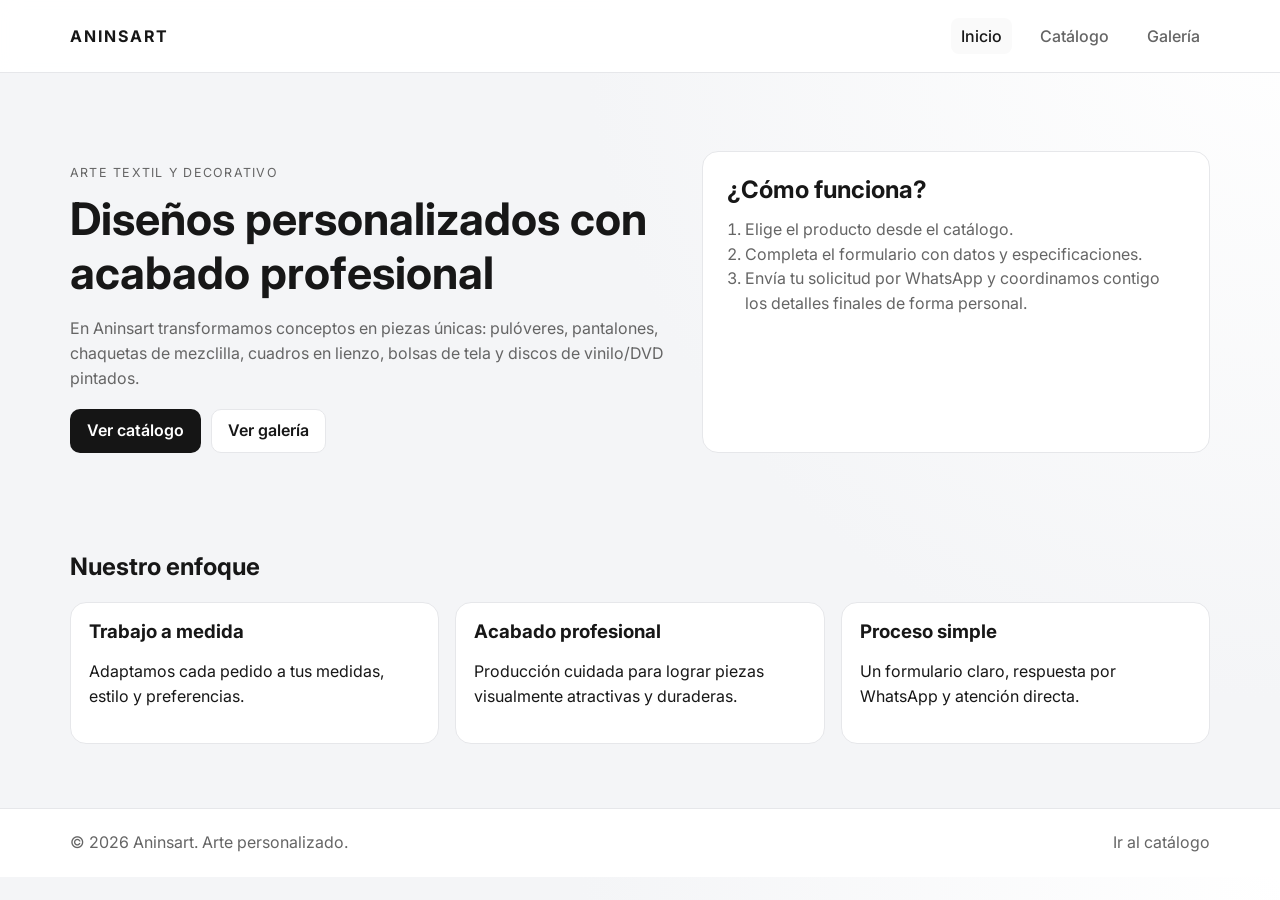
<file: index.html>
<!doctype html>
<html lang="es">
  <head>
    <meta charset="UTF-8" />
    <meta name="viewport" content="width=device-width, initial-scale=1.0" />
    <title>Aninsart | Personalización artística premium</title>
    <meta
      name="description"
      content="Aninsart crea piezas personalizadas en ropa, lienzo, bolsas de tela y discos decorativos con atención profesional."
    />
    <link rel="preconnect" href="https://fonts.googleapis.com" />
    <link rel="preconnect" href="https://fonts.gstatic.com" crossorigin />
    <link
      href="https://fonts.googleapis.com/css2?family=Inter:wght@400;500;600;700&display=swap"
      rel="stylesheet"
    />
    <link rel="icon" type="image/svg+xml" href="assets/favicon-aninsart.svg" />
    <link rel="stylesheet" href="css/styles.css" />
  </head>
  <body>
    <header class="site-header">
      <div class="container nav-wrap">
        <a class="brand" href="index.html">ANINSART</a>
        <nav>
          <a href="index.html" aria-current="page">Inicio</a>
          <a href="catalogo.html">Catálogo</a>
          <a href="galeria.html">Galería</a>
        </nav>
      </div>
    </header>

    <main>
      <section class="hero">
        <div class="container hero-grid">
          <div>
            <p class="eyebrow">Arte textil y decorativo</p>
            <h1>Diseños personalizados con acabado profesional</h1>
            <p class="lead">
              En Aninsart transformamos conceptos en piezas únicas: pulóveres,
              pantalones, chaquetas de mezclilla, cuadros en lienzo, bolsas de
              tela y discos de vinilo/DVD pintados.
            </p>
            <div class="actions">
              <a class="btn btn-primary" href="catalogo.html">Ver catálogo</a>
              <a class="btn btn-outline" href="galeria.html">Ver galería</a>
            </div>
          </div>
          <div class="hero-card">
            <h2>¿Cómo funciona?</h2>
            <ol>
              <li>Elige el producto desde el catálogo.</li>
              <li>Completa el formulario con datos y especificaciones.</li>
              <li>
                Envía tu solicitud por WhatsApp y coordinamos contigo los
                detalles finales de forma personal.
              </li>
            </ol>
          </div>
        </div>
      </section>

      <section class="section">
        <div class="container">
          <h2>Nuestro enfoque</h2>
          <div class="cards-3">
            <article class="info-card">
              <h3>Trabajo a medida</h3>
              <p>Adaptamos cada pedido a tus medidas, estilo y preferencias.</p>
            </article>
            <article class="info-card">
              <h3>Acabado profesional</h3>
              <p>
                Producción cuidada para lograr piezas visualmente atractivas y
                duraderas.
              </p>
            </article>
            <article class="info-card">
              <h3>Proceso simple</h3>
              <p>
                Un formulario claro, respuesta por WhatsApp y atención directa.
              </p>
            </article>
          </div>
        </div>
      </section>
    </main>

    <footer class="site-footer">
      <div class="container footer-wrap">
        <p>© 2026 Aninsart. Arte personalizado.</p>
        <a href="catalogo.html">Ir al catálogo</a>
      </div>
    </footer>
  </body>
</html>
</file>
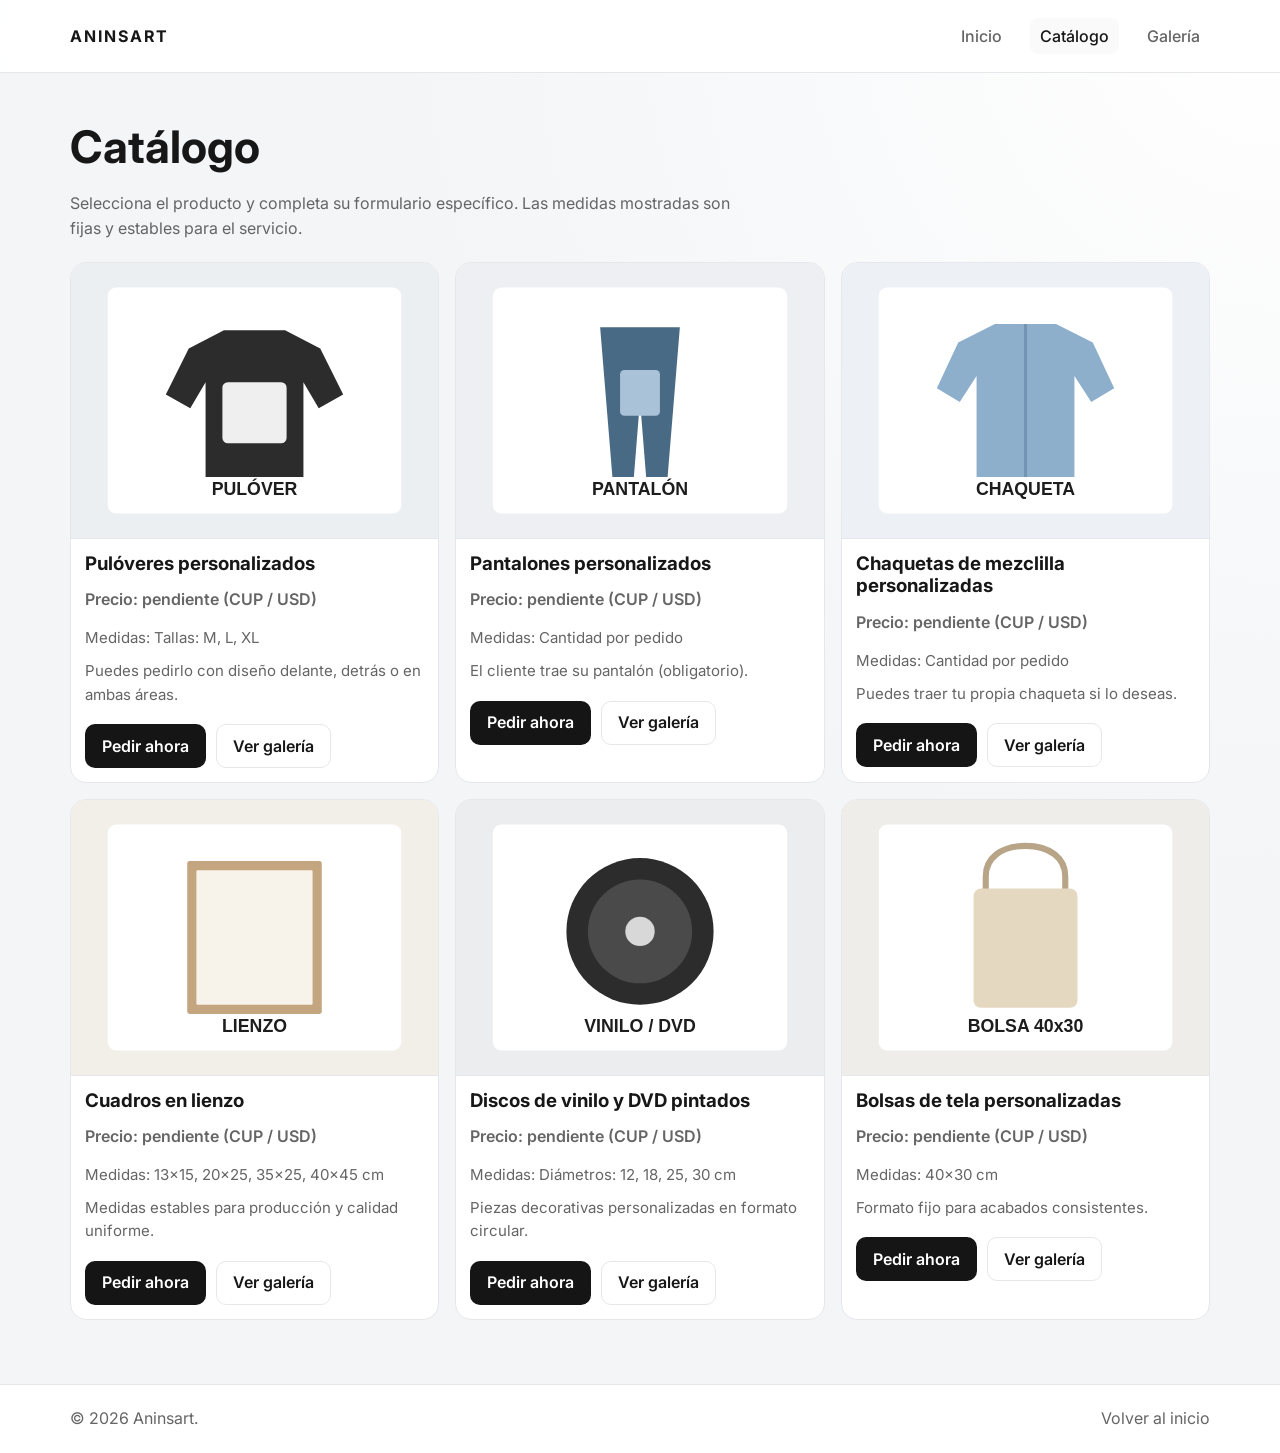
<file: catalogo.html>
<!doctype html>
<html lang="es">
  <head>
    <meta charset="UTF-8" />
    <meta name="viewport" content="width=device-width, initial-scale=1.0" />
    <title>Catálogo | Aninsart</title>
    <meta
      name="description"
      content="Explora servicios de personalización en prendas, bolsas de tela, vinilos y cuadros en lienzo de Aninsart."
    />
    <link rel="preconnect" href="https://fonts.googleapis.com" />
    <link rel="preconnect" href="https://fonts.gstatic.com" crossorigin />
    <link
      href="https://fonts.googleapis.com/css2?family=Inter:wght@400;500;600;700&display=swap"
      rel="stylesheet"
    />
    <link rel="icon" type="image/svg+xml" href="assets/favicon-aninsart.svg" />
    <link rel="stylesheet" href="css/styles.css" />
  </head>
  <body>
    <header class="site-header">
      <div class="container nav-wrap">
        <a class="brand" href="index.html">ANINSART</a>
        <nav>
          <a href="index.html">Inicio</a>
          <a href="catalogo.html" aria-current="page">Catálogo</a>
          <a href="galeria.html">Galería</a>
        </nav>
      </div>
    </header>

    <main class="section">
      <div class="container">
        <h1>Catálogo</h1>
        <p class="lead">
          Selecciona el producto y completa su formulario específico. Las medidas
          mostradas son fijas y estables para el servicio.
        </p>
        <section
          id="catalogo-grid"
          class="catalog-grid"
          aria-label="Listado de productos"
        ></section>
      </div>
    </main>

    <footer class="site-footer">
      <div class="container footer-wrap">
        <p>© 2026 Aninsart.</p>
        <a href="index.html">Volver al inicio</a>
      </div>
    </footer>

    <script src="js/data.js"></script>
    <script src="js/catalogo.js"></script>
  </body>
</html>
</file>
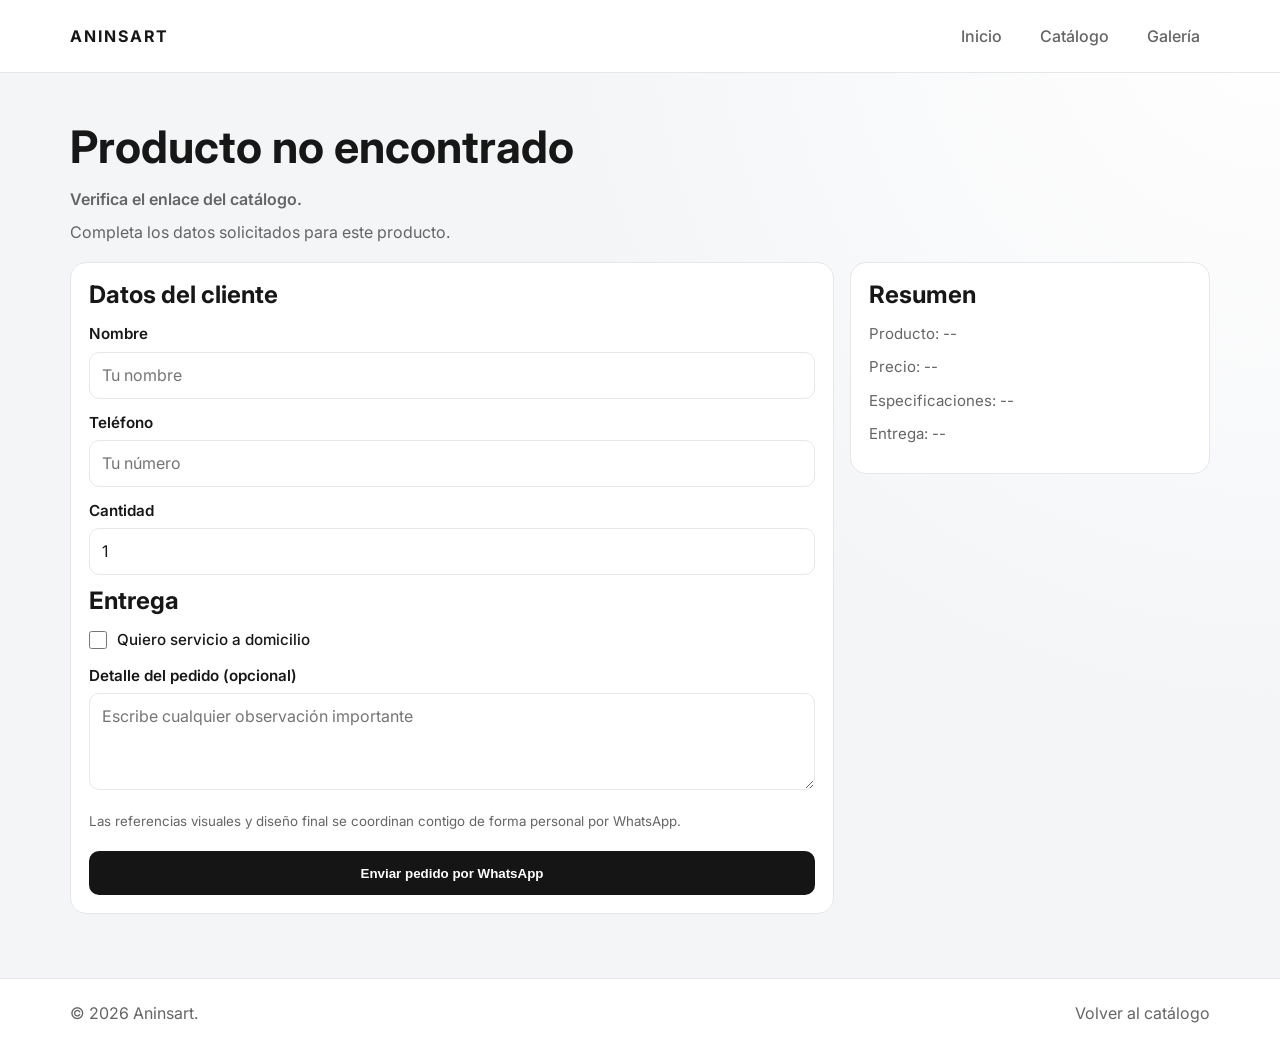
<file: producto.html>
<!doctype html>
<html lang="es">
  <head>
    <meta charset="UTF-8" />
    <meta name="viewport" content="width=device-width, initial-scale=1.0" />
    <title>Formulario de pedido | Aninsart</title>
    <meta
      name="description"
      content="Formulario inteligente por producto para recibir datos de pedido y envío por WhatsApp."
    />
    <link rel="preconnect" href="https://fonts.googleapis.com" />
    <link rel="preconnect" href="https://fonts.gstatic.com" crossorigin />
    <link
      href="https://fonts.googleapis.com/css2?family=Inter:wght@400;500;600;700&display=swap"
      rel="stylesheet"
    />
    <link rel="icon" type="image/svg+xml" href="assets/favicon-aninsart.svg" />
    <link rel="stylesheet" href="css/styles.css" />
  </head>
  <body>
    <header class="site-header">
      <div class="container nav-wrap">
        <a class="brand" href="index.html">ANINSART</a>
        <nav>
          <a href="index.html">Inicio</a>
          <a href="catalogo.html">Catálogo</a>
          <a href="galeria.html">Galería</a>
        </nav>
      </div>
    </header>

    <main class="section">
      <div class="container">
        <h1 id="product-title">Formulario de pedido</h1>
        <p id="product-price" class="price-tag">Precio: pendiente (CUP / USD)</p>
        <p id="product-info" class="product-info">Completa los datos solicitados para este producto.</p>

        <div class="product-layout">
          <form id="pedido-form" class="panel" autocomplete="on">
            <h2>Datos del cliente</h2>

            <label for="cliente-nombre">Nombre</label>
            <input id="cliente-nombre" type="text" placeholder="Tu nombre" required />

            <label for="cliente-telefono">Teléfono</label>
            <input id="cliente-telefono" type="tel" placeholder="Tu número" required />

            <label for="cantidad">Cantidad</label>
            <input id="cantidad" type="number" min="1" value="1" required />

            <div id="pulover-fields" class="field-group hidden">
              <h3>Pulóver</h3>

              <label for="pulover-talla">Talla</label>
              <select id="pulover-talla">
                <option value="">Seleccionar</option>
                <option value="M">M</option>
                <option value="L">L</option>
                <option value="XL">XL</option>
              </select>

              <label for="pulover-posicion">Ubicación del diseño</label>
              <select id="pulover-posicion">
                <option value="">Seleccionar</option>
                <option value="Delante">Delante</option>
                <option value="Detrás">Detrás</option>
                <option value="Ambas">Ambas</option>
              </select>

              <label class="check-row" for="pulover-prenda-propia">
                <input id="pulover-prenda-propia" type="checkbox" />
                Llevo mi propio pulóver
              </label>
            </div>

            <div id="lienzo-fields" class="field-group hidden">
              <h3>Cuadro en lienzo</h3>

              <label for="lienzo-medida">Medida</label>
              <select id="lienzo-medida">
                <option value="">Seleccionar</option>
                <option value="13x15 cm">13x15 cm</option>
                <option value="20x25 cm">20x25 cm</option>
                <option value="35x25 cm">35x25 cm</option>
                <option value="40x45 cm">40x45 cm</option>
              </select>
            </div>

            <div id="vinilo-fields" class="field-group hidden">
              <h3>Vinilo / DVD</h3>

              <label for="vinilo-diametro">Diámetro</label>
              <select id="vinilo-diametro">
                <option value="">Seleccionar</option>
                <option value="12 cm">12 cm</option>
                <option value="18 cm">18 cm</option>
                <option value="25 cm">25 cm</option>
                <option value="30 cm">30 cm</option>
              </select>
            </div>

            <div id="bolsa-fields" class="field-group hidden">
              <h3>Bolsa de tela</h3>
              <p class="pill">Medida fija: 40x30 cm</p>
            </div>

            <div id="chaqueta-fields" class="field-group hidden">
              <h3>Chaqueta</h3>
              <label class="check-row" for="chaqueta-prenda-propia">
                <input id="chaqueta-prenda-propia" type="checkbox" />
                Llevo mi propia chaqueta
              </label>
            </div>

            <div id="pantalon-fields" class="field-group hidden">
              <h3>Pantalón</h3>
              <label class="check-row" for="pantalon-prenda-propia">
                <input id="pantalon-prenda-propia" type="checkbox" />
                Confirmo que llevo mi pantalón (obligatorio)
              </label>
            </div>

            <h2>Entrega</h2>
            <label class="check-row" for="requiere-domicilio">
              <input id="requiere-domicilio" type="checkbox" />
              Quiero servicio a domicilio
            </label>

            <div id="domicilio-fields" class="hidden">
              <label for="direccion-entrega">Dirección de entrega</label>
              <textarea
                id="direccion-entrega"
                rows="3"
                placeholder="Calle, número, reparto, municipio"
              ></textarea>
            </div>

            <label for="nota-extra">Detalle del pedido (opcional)</label>
            <textarea
              id="nota-extra"
              rows="3"
              placeholder="Escribe cualquier observación importante"
            ></textarea>

            <small>
              Las referencias visuales y diseño final se coordinan contigo de forma personal por WhatsApp.
            </small>

            <div class="actions stack">
              <button type="button" id="whatsapp-btn" class="btn btn-primary">
                Enviar pedido por WhatsApp
              </button>
            </div>
          </form>

          <section class="panel">
            <h2>Resumen</h2>
            <p id="resumen-producto" class="card-meta">Producto: --</p>
            <p id="resumen-precio" class="card-meta">Precio: --</p>
            <p id="resumen-detalles" class="card-meta">Especificaciones: --</p>
            <p id="resumen-entrega" class="card-meta">Entrega: --</p>
          </section>
        </div>
      </div>
    </main>

    <footer class="site-footer">
      <div class="container footer-wrap">
        <p>© 2026 Aninsart.</p>
        <a href="catalogo.html">Volver al catálogo</a>
      </div>
    </footer>

    <script src="js/data.js"></script>
    <script src="js/pedido.js"></script>
  </body>
</html>
</file>
<file: css/styles.css>
:root {
  --bg: #f4f5f7;
  --surface: #ffffff;
  --surface-soft: #fafafa;
  --text: #171717;
  --muted: #656565;
  --line: #e6e7ea;
  --accent: #151515;
  --accent-contrast: #ffffff;
  --radius: 16px;
}

* {
  box-sizing: border-box;
}

html,
body {
  margin: 0;
  padding: 0;
}

body {
  font-family: "Inter", -apple-system, BlinkMacSystemFont, "Segoe UI", sans-serif;
  background: radial-gradient(circle at top right, #ffffff 0%, var(--bg) 45%);
  color: var(--text);
  line-height: 1.55;
}

a {
  color: inherit;
  text-decoration: none;
}

.container {
  width: min(1140px, 92%);
  margin-inline: auto;
}

.site-header {
  position: sticky;
  top: 0;
  z-index: 20;
  border-bottom: 1px solid var(--line);
  background: color-mix(in srgb, #fff 92%, transparent);
  backdrop-filter: blur(10px);
}

.nav-wrap {
  display: flex;
  justify-content: space-between;
  align-items: center;
  min-height: 72px;
}

.brand {
  font-weight: 700;
  letter-spacing: 0.12em;
}

nav {
  display: flex;
  gap: 18px;
  align-items: center;
}

nav a {
  color: var(--muted);
  font-weight: 500;
  padding: 6px 10px;
  border-radius: 8px;
  transition: color 0.2s ease, background-color 0.2s ease;
}

nav a[aria-current="page"],
nav a:hover {
  color: var(--text);
  background: var(--surface-soft);
}

.section {
  padding: 48px 0 64px;
}

.hero {
  padding: 78px 0 52px;
}

.hero-grid {
  display: grid;
  grid-template-columns: 1.2fr 1fr;
  gap: 22px;
  align-items: stretch;
}

.eyebrow {
  text-transform: uppercase;
  letter-spacing: 0.1em;
  color: var(--muted);
  font-size: 0.78rem;
  margin-bottom: 10px;
}

h1,
h2,
h3 {
  margin: 0 0 12px;
  line-height: 1.2;
}

h1 {
  font-size: clamp(1.9rem, 3.5vw, 2.8rem);
}

.lead {
  color: var(--muted);
  max-width: 68ch;
}

.hero-card,
.info-card,
.panel,
.catalog-card,
.gallery-section {
  background: var(--surface);
  border: 1px solid var(--line);
  border-radius: var(--radius);
}

.hero-card {
  padding: 24px;
}

.hero-card ol {
  margin: 0;
  padding-left: 18px;
  color: var(--muted);
}

.cards-3 {
  display: grid;
  grid-template-columns: repeat(3, minmax(0, 1fr));
  gap: 16px;
  margin-top: 20px;
}

.info-card {
  padding: 18px;
}

.actions {
  margin-top: 18px;
  display: flex;
  gap: 10px;
  flex-wrap: wrap;
}

.actions.stack {
  flex-direction: column;
}

.btn {
  display: inline-flex;
  justify-content: center;
  align-items: center;
  min-height: 44px;
  border: 1px solid transparent;
  border-radius: 10px;
  padding: 0 16px;
  font-weight: 600;
  cursor: pointer;
  transition: all 0.2s ease;
}

.btn-primary {
  background: var(--accent);
  color: var(--accent-contrast);
}

.btn-primary:hover {
  background: #000;
}

.btn-outline {
  border-color: var(--line);
  background: var(--surface);
  color: var(--text);
}

.btn-outline:hover {
  border-color: #c8cad0;
  background: var(--surface-soft);
}

.catalog-grid {
  margin-top: 22px;
  display: grid;
  grid-template-columns: repeat(3, minmax(0, 1fr));
  gap: 16px;
}

.catalog-card {
  overflow: hidden;
  display: flex;
  flex-direction: column;
}

.catalog-card img {
  width: 100%;
  aspect-ratio: 4 / 3;
  object-fit: cover;
  border-bottom: 1px solid var(--line);
}

.catalog-card-content {
  padding: 14px;
}

.card-meta {
  margin: 0 0 10px;
  color: var(--muted);
  font-size: 0.94rem;
}

.price-tag {
  margin: 0 0 14px;
  color: var(--muted);
  font-weight: 600;
}

.product-info {
  margin: -6px 0 18px;
  color: var(--muted);
}

.product-layout {
  display: grid;
  grid-template-columns: minmax(0, 1.2fr) 360px;
  gap: 16px;
  align-items: start;
}

.panel {
  padding: 18px;
}

label {
  display: block;
  margin-bottom: 6px;
  font-weight: 600;
  font-size: 0.95rem;
}

input[type="text"],
input[type="tel"],
input[type="number"],
select,
textarea {
  width: 100%;
  margin-bottom: 12px;
  border: 1px solid var(--line);
  border-radius: 10px;
  background: #fff;
  color: var(--text);
  min-height: 44px;
  padding: 10px 12px;
  font: inherit;
}

textarea {
  min-height: 96px;
  resize: vertical;
}

.check-row {
  display: flex;
  align-items: center;
  gap: 10px;
  margin: 8px 0 12px;
  font-weight: 500;
}

.check-row input[type="checkbox"] {
  width: 18px;
  height: 18px;
  margin: 0;
}

.hidden {
  display: none;
}

.field-group {
  margin: 8px 0 12px;
  padding: 14px;
  border-radius: 12px;
  border: 1px dashed var(--line);
  background: var(--surface-soft);
}

.pill {
  display: inline-block;
  margin: 0 0 12px;
  padding: 6px 10px;
  border-radius: 999px;
  background: #efefef;
  color: #444;
  font-size: 0.85rem;
  font-weight: 600;
}

small {
  color: var(--muted);
}

.gallery-wrap {
  display: grid;
  gap: 32px;
  margin-top: 24px;
}

.gallery-section {
  padding: 24px;
  background: var(--surface);
  border-radius: var(--radius);
  border: 1px solid var(--line);
}

.gallery-head {
  display: flex;
  justify-content: space-between;
  gap: 12px;
  align-items: center;
  margin-bottom: 16px;
  padding-bottom: 16px;
  border-bottom: 1px solid var(--line);
}

.gallery-grid {
  display: grid;
  grid-template-columns: repeat(auto-fill, minmax(280px, 1fr));
  gap: 16px;
}

.gallery-item {
  margin: 0;
  border-radius: 12px;
  overflow: hidden;
  border: 2px solid var(--line);
  background: #f8f9fa;
  transition: all 0.3s ease;
  cursor: pointer;
  box-shadow: 0 2px 8px rgba(0,0,0,0.04);
}

.gallery-item:hover {
  transform: translateY(-4px);
  box-shadow: 0 8px 24px rgba(0,0,0,0.12);
  border-color: var(--accent);
}

.gallery-item img {
  width: 100%;
  height: 100%;
  min-height: 240px;
  max-height: 360px;
  object-fit: cover;
  display: block;
  transition: transform 0.3s ease;
}

.gallery-item:hover img {
  transform: scale(1.05);
}

.empty-gallery {
  padding: 32px;
  text-align: center;
  color: var(--muted);
  background: var(--bg);
  border-radius: 8px;
  border: 2px dashed var(--line);
}

.empty-gallery strong {
  color: var(--accent);
  font-weight: 600;
}

.site-footer {
  border-top: 1px solid var(--line);
  background: var(--surface);
}

.footer-wrap {
  min-height: 68px;
  display: flex;
  justify-content: space-between;
  align-items: center;
  color: var(--muted);
}

@media (max-width: 980px) {
  .hero-grid,
  .product-layout,
  .cards-3,
  .catalog-grid,
  .gallery-grid {
    grid-template-columns: 1fr;
  }
}

@media (max-width: 640px) {
  nav {
    gap: 6px;
  }

  nav a {
    padding: 6px 8px;
  }

  .footer-wrap {
    min-height: auto;
    flex-direction: column;
    gap: 8px;
    padding: 12px 0;
  }
}
</file>
